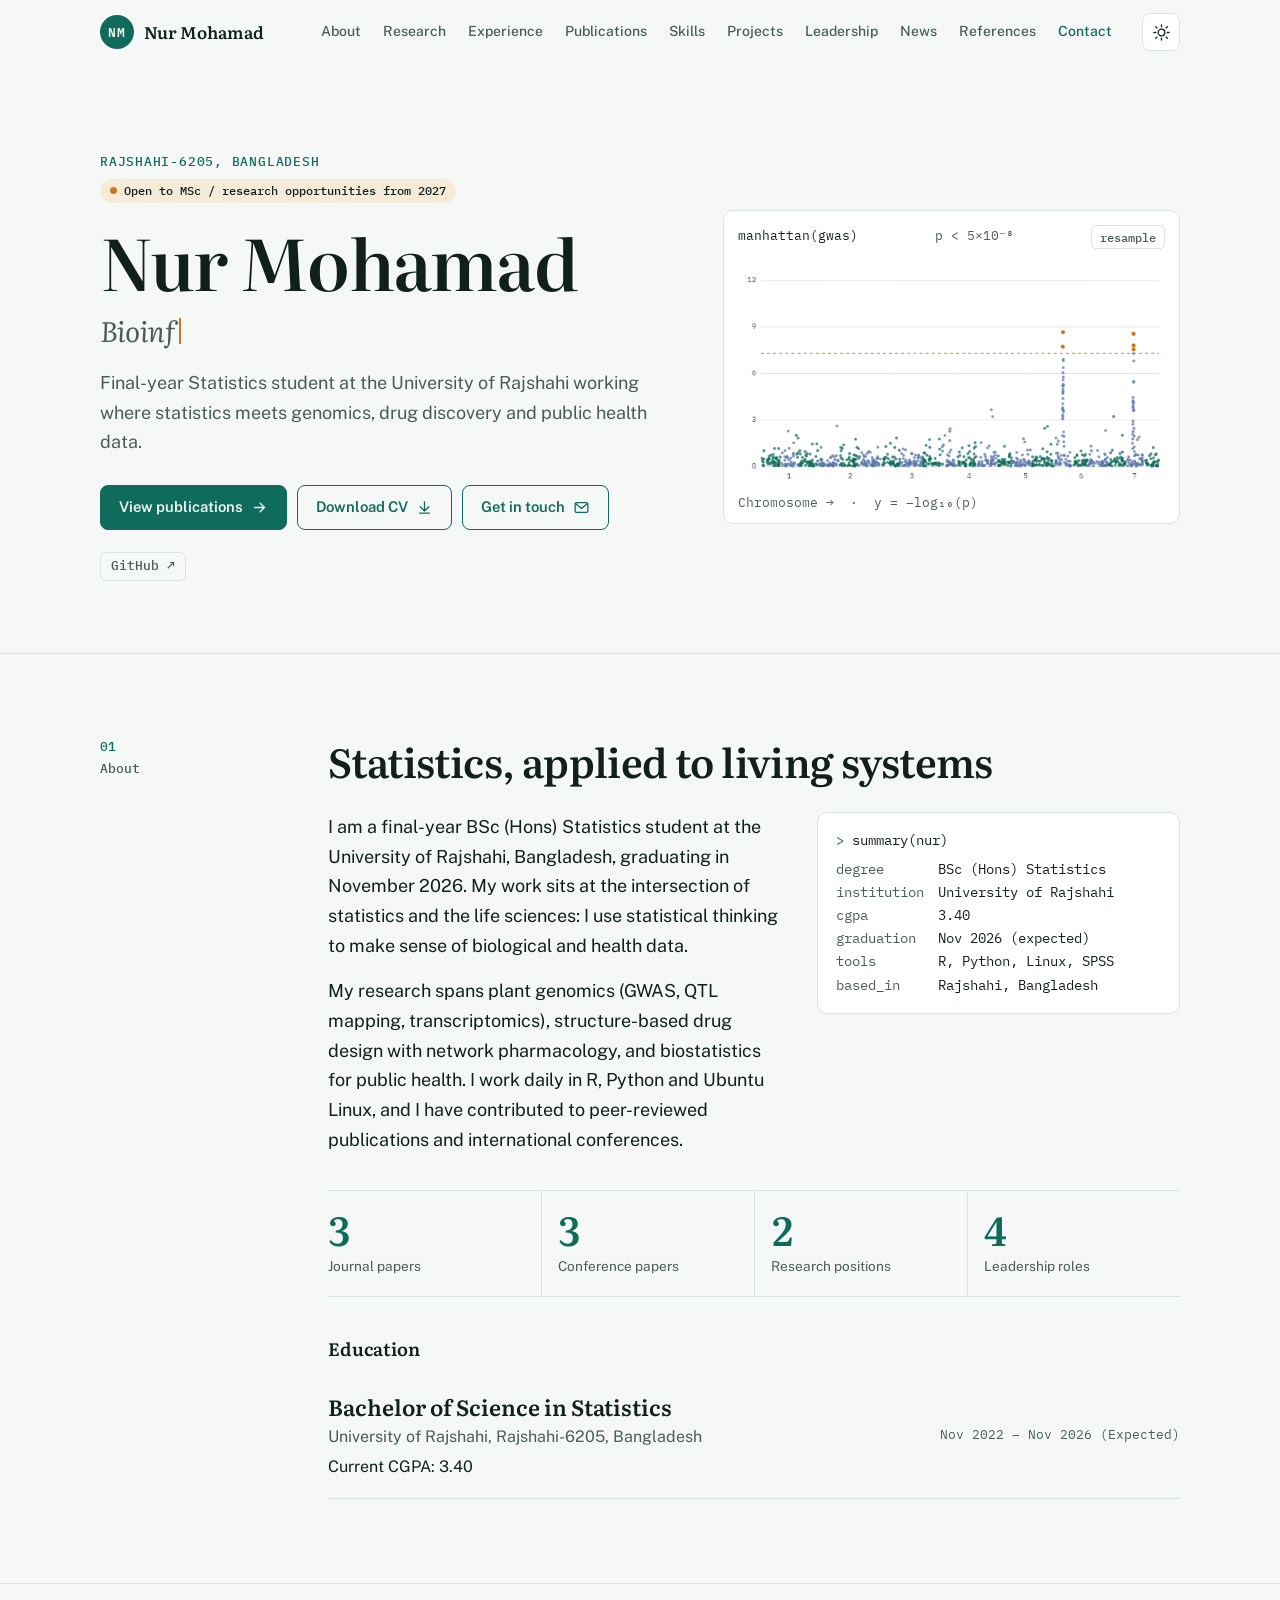
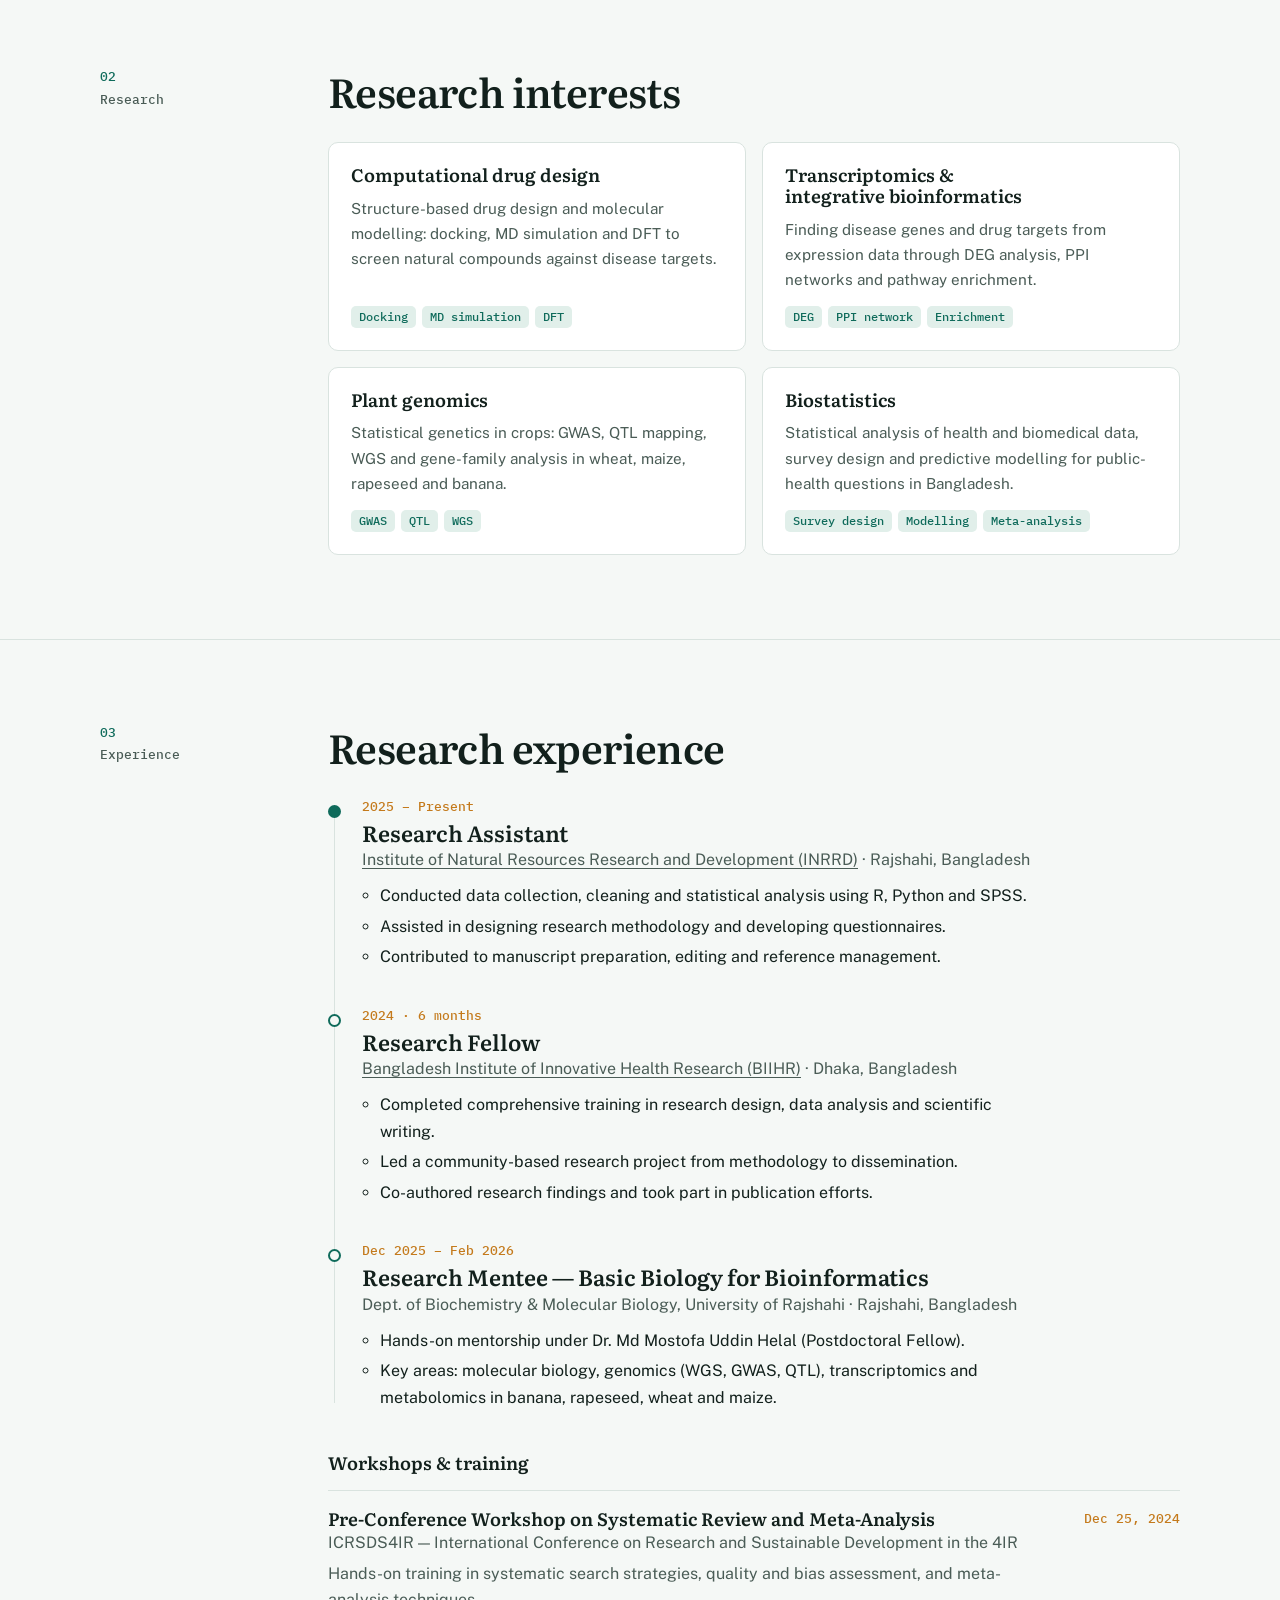
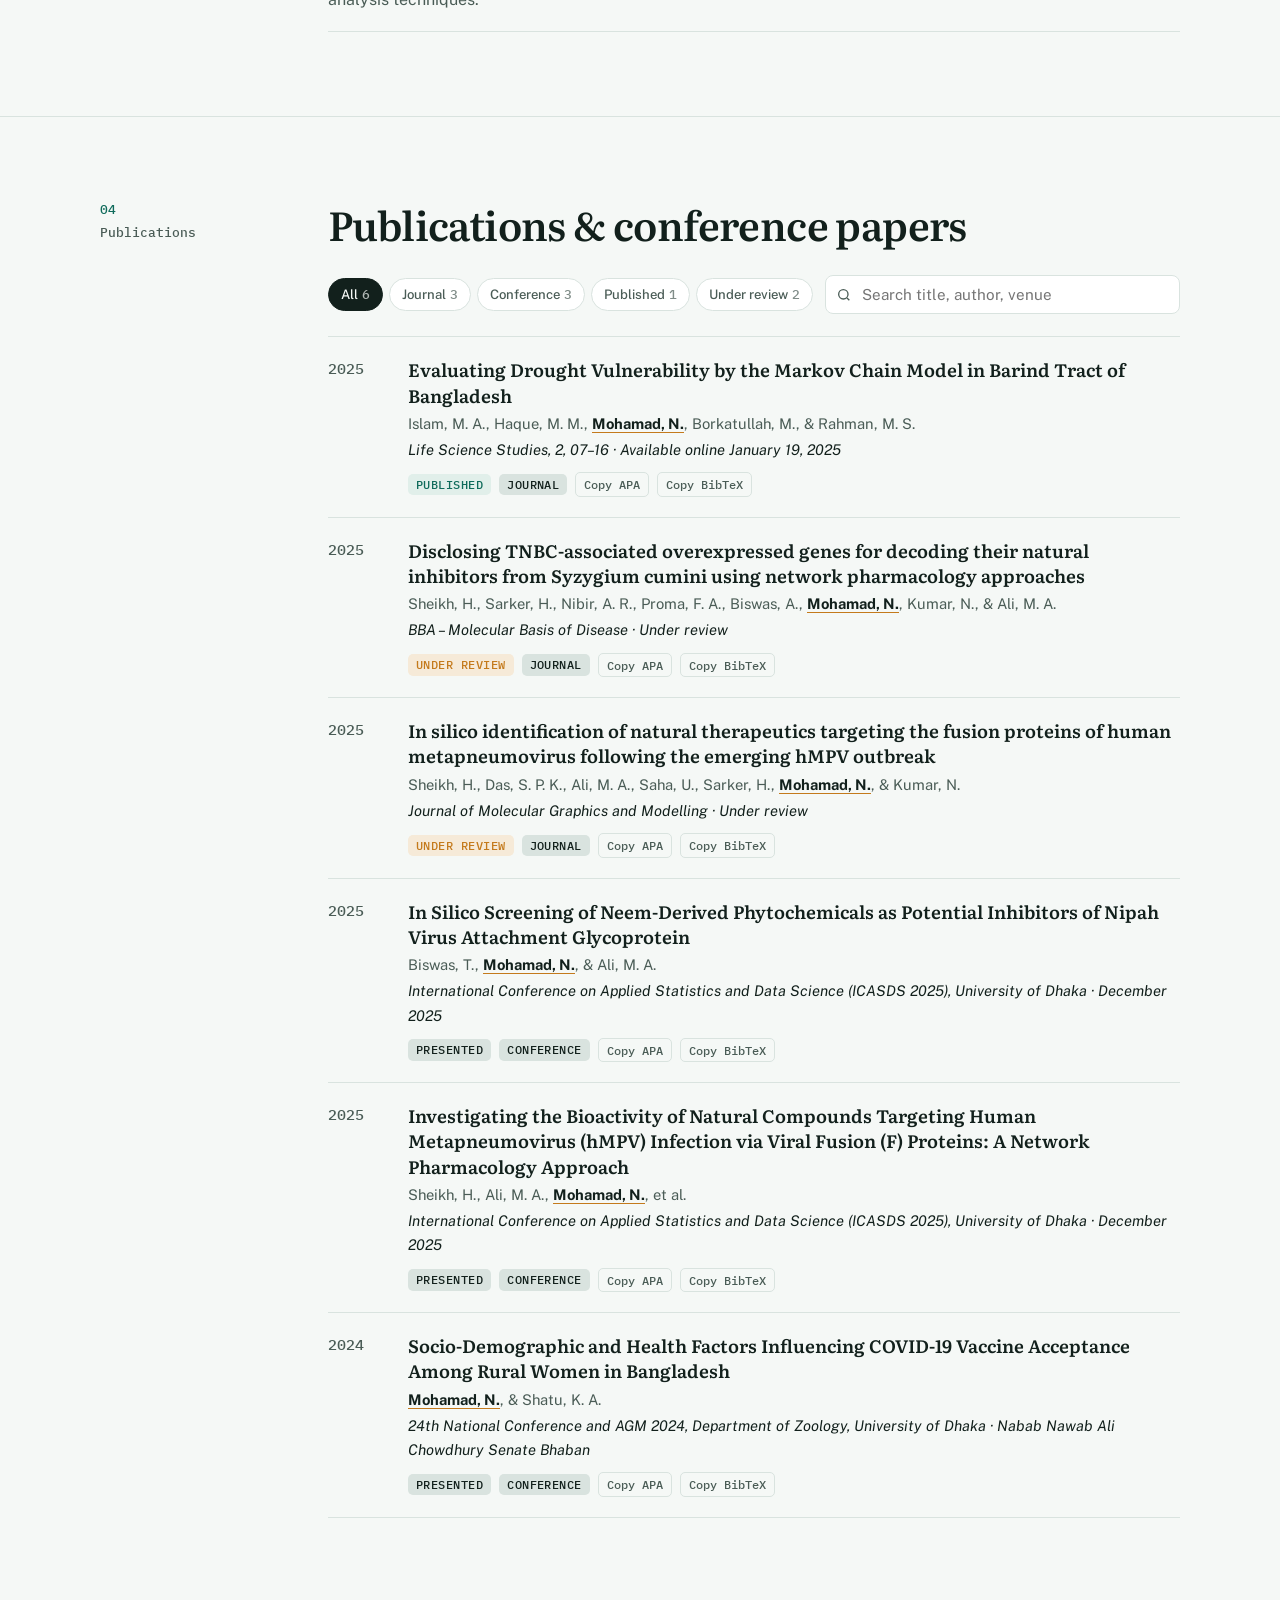
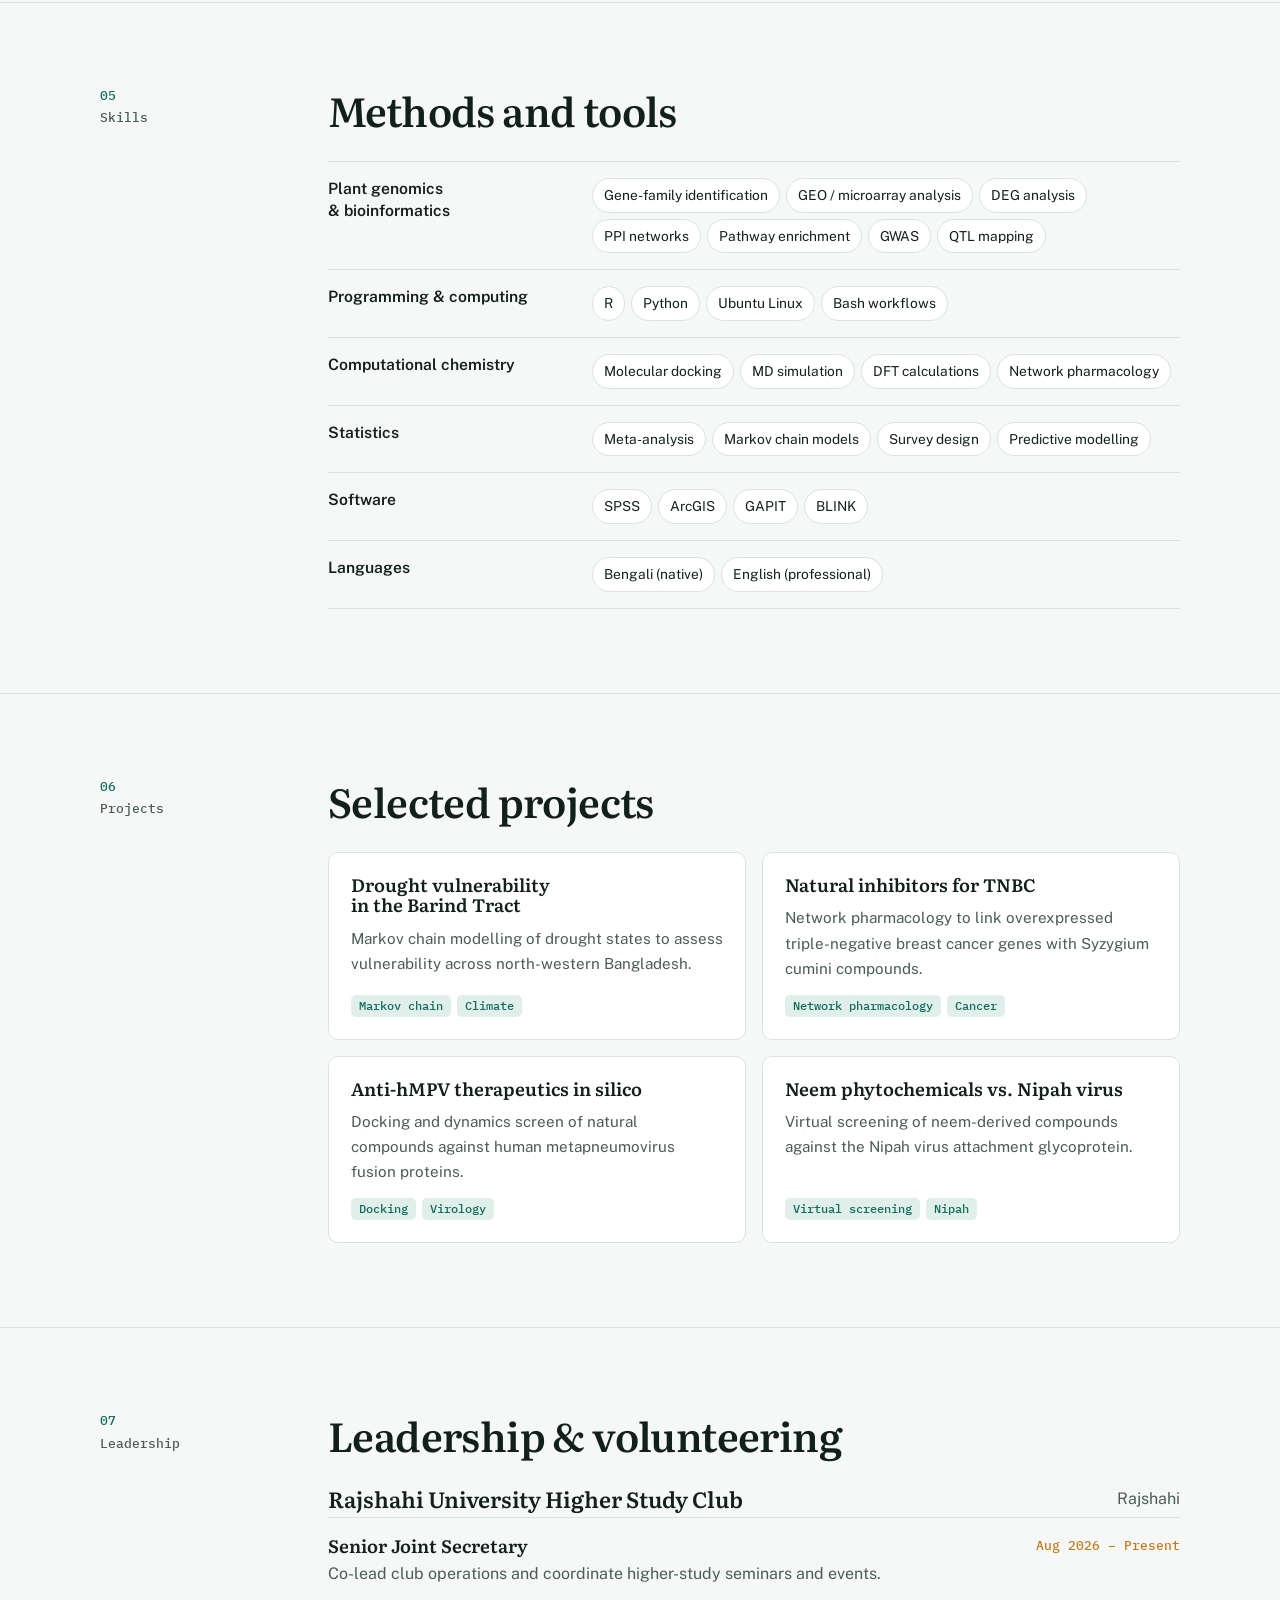
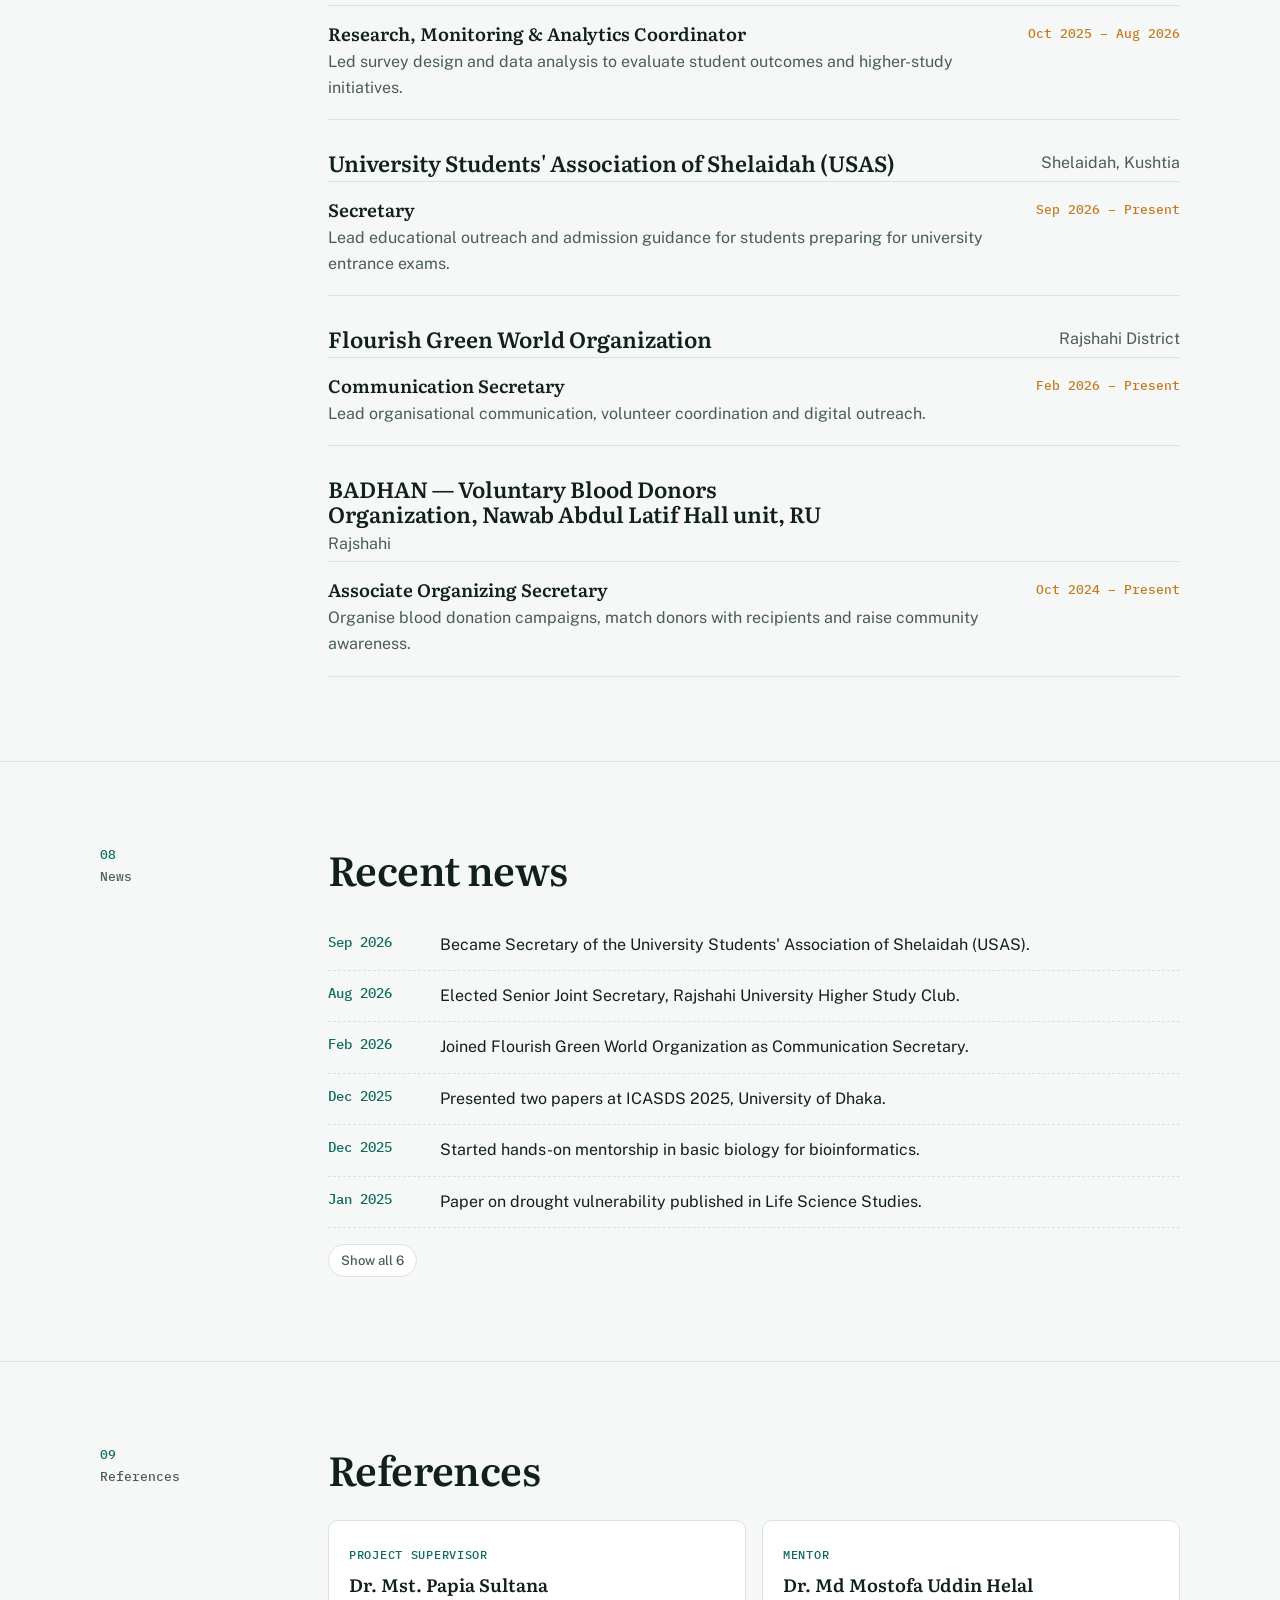
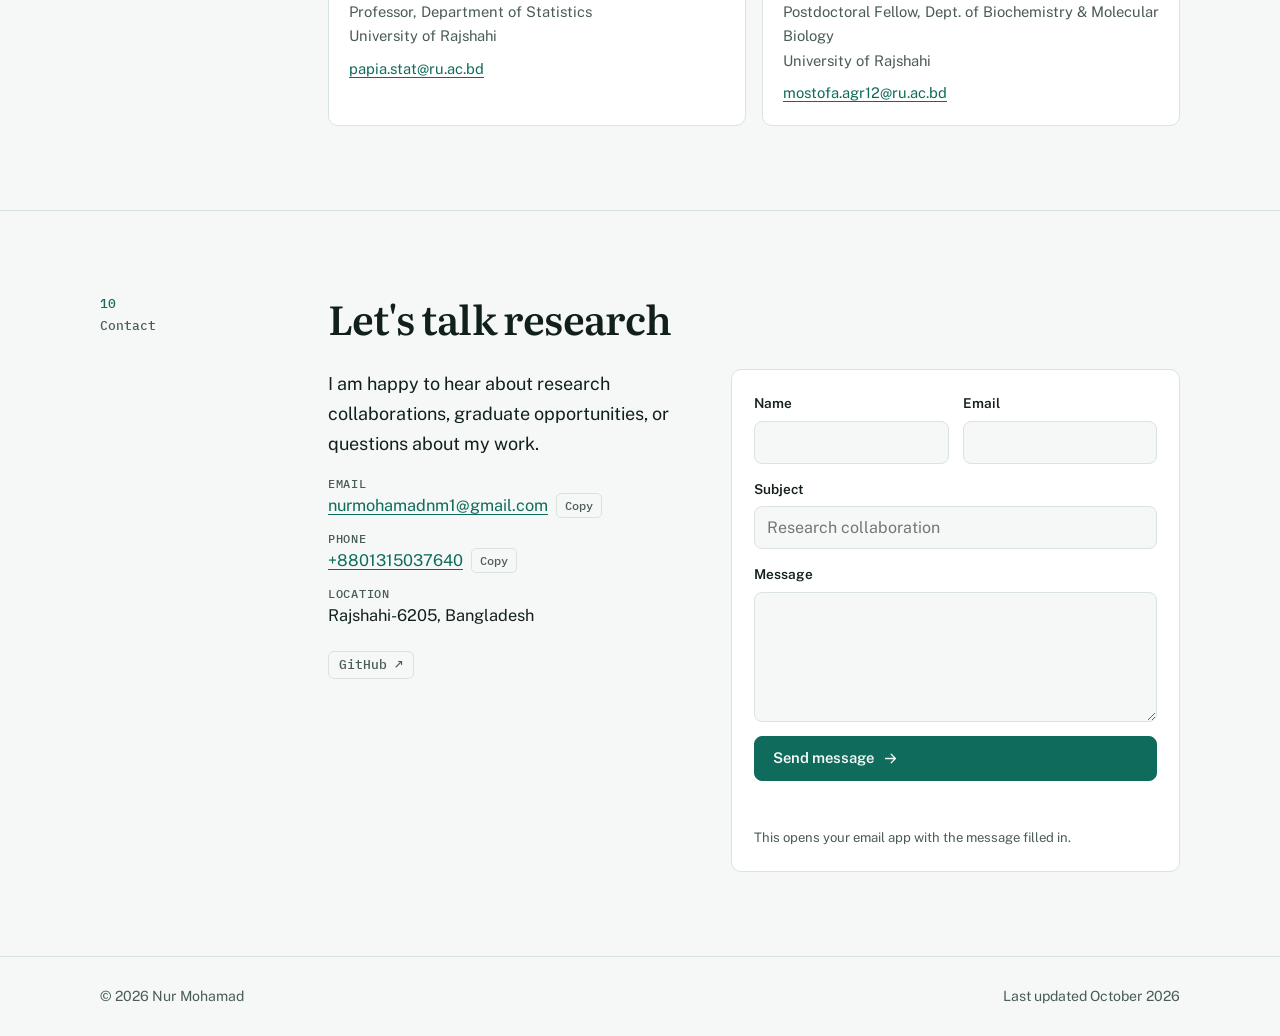
<file: index.html>
<!doctype html>
<html lang="en">
<head>
<meta charset="utf-8">
<meta name="viewport" content="width=device-width, initial-scale=1, viewport-fit=cover">
<title>Nur Mohamad</title>
<meta name="claude:viewport-fit-sides" content="cover">
<meta name="description" content="Nur Mohamad — Statistics student at the University of Rajshahi working in bioinformatics, plant genomics, computational drug design and biostatistics.">
<meta name="keywords" content="Nur Mohamad, Statistics, Bioinformatics, GWAS, QTL, Transcriptomics, Molecular docking, Biostatistics, University of Rajshahi">
<meta name="author" content="Nur Mohamad">
<meta property="og:type" content="website">
<meta property="og:title" content="Nur Mohamad — Statistics & Bioinformatics">
<meta property="og:description" content="Statistics student at the University of Rajshahi working where statistics meets genomics, drug discovery and public health.">
<meta name="twitter:card" content="summary">
<meta name="theme-color" content="#0f6b5b">
<link rel="icon" type="image/svg+xml" href="assets/img/favicon.svg">
<link rel="preconnect" href="https://fonts.googleapis.com">
<link rel="preconnect" href="https://fonts.gstatic.com" crossorigin>
<link rel="stylesheet" href="https://fonts.googleapis.com/css2?family=Literata:ital,opsz,wght@0,7..72,400;0,7..72,600;0,7..72,700;1,7..72,400;1,7..72,600&family=Public+Sans:wght@400;500;600;700&family=IBM+Plex+Mono:wght@400;500&display=swap">
<link rel="stylesheet" href="assets/css/style.css">
<script>
  /* apply saved theme before paint (no flash) */
  try { var t = localStorage.getItem("nm-theme"); if (t) document.documentElement.setAttribute("data-theme", t); } catch (e) {}
</script>
</head>
<body>
<div class="progress" id="progress" aria-hidden="true"></div>
<a class="skip" href="#main">Skip to content</a>

<header class="nav" id="nav">
  <div class="nav-inner">
    <a class="brand" href="#top" aria-label="Home">
      <span class="brand-mark" id="brandMark">NM</span>
      <span class="brand-name" id="brandName">Nur Mohamad</span>
    </a>
    <nav class="nav-links" id="navLinks" aria-label="Sections"></nav>
    <div class="nav-actions">
      <button class="icon-btn" id="themeBtn" type="button" aria-label="Switch colour theme" title="Switch theme">
        <svg class="i-sun" viewBox="0 0 24 24" aria-hidden="true"><circle cx="12" cy="12" r="4.2"/><path d="M12 2.5v2.2M12 19.3v2.2M4.6 4.6l1.6 1.6M17.8 17.8l1.6 1.6M2.5 12h2.2M19.3 12h2.2M4.6 19.4l1.6-1.6M17.8 6.2l1.6-1.6"/></svg>
        <svg class="i-moon" viewBox="0 0 24 24" aria-hidden="true"><path d="M20.2 14.6A8.5 8.5 0 0 1 9.4 3.8a8.5 8.5 0 1 0 10.8 10.8Z"/></svg>
      </button>
      <button class="icon-btn menu-btn" id="menuBtn" type="button" aria-label="Open menu" aria-expanded="false" aria-controls="navLinks">
        <svg viewBox="0 0 24 24" aria-hidden="true"><path d="M4 7h16M4 12h16M4 17h16"/></svg>
      </button>
    </div>
  </div>
</header>

<main id="main">
  <section class="hero" id="top">
    <div class="wrap hero-grid">
      <div class="hero-text">
        <p class="eyebrow" id="heroLoc"></p>
        <h1 class="hero-name" id="heroName">Nur Mohamad</h1>
        <p class="hero-role"><span id="typed">Statistician</span><span class="caret" aria-hidden="true"></span></p>
        <p class="hero-tag" id="heroTag"></p>
        <div class="hero-cta" id="heroCta"></div>
        <div class="socials" id="heroSocial"></div>
      </div>
      <figure class="plot-card" aria-label="Decorative Manhattan plot">
        <div class="plot-head">
          <span class="mono">manhattan(gwas)</span>
          <span class="mono muted">p &lt; 5×10⁻⁸</span>
        </div>
        <canvas id="manhattan" width="560" height="300"></canvas>
        <figcaption class="mono muted">Chromosome &rarr; &nbsp;·&nbsp; y = −log₁₀(p)</figcaption>
      </figure>
    </div>
  </section>

  <div id="sections"></div>
</main>

<footer class="footer">
  <div class="wrap footer-inner" id="footer"></div>
</footer>

<button class="to-top" id="toTop" type="button" aria-label="Back to top">
  <svg viewBox="0 0 24 24" aria-hidden="true"><path d="M12 19V5M5 12l7-7 7 7"/></svg>
</button>
<div class="toast" id="toast" role="status" aria-live="polite"></div>

<noscript><p class="wrap">Please enable JavaScript to view this website.</p></noscript>

<script src="data.js"></script>
<script src="assets/js/main.js"></script>
</body>
</html>
</file>
<file: assets/css/style.css>
/* Layout: left-aligned editorial column, sticky nav, hero = name + live Manhattan plot,
   sections separated by hairlines with a mono section index on the left at desktop width. */
:root {
  --paper: #f5f8f6;      /* page */
  --sheet: #ffffff;      /* raised surfaces */
  --ink: #12201c;        /* text */
  --ink-2: #4a5c56;      /* secondary text */
  --line: #d9e3df;       /* hairlines */
  --accent: #0f6b5b;     /* chlorophyll teal */
  --accent-soft: #e1efea;
  --chr-a: #0f6b5b;      /* Manhattan chromosome colours */
  --chr-b: #5a74a8;
  --hit: #c47a1c;        /* significant hits / highlight */
  --hit-soft: #f6ead8;

  --f-display: "Literata", "Georgia", "Times New Roman", serif;
  --f-body: "Public Sans", "Segoe UI", system-ui, -apple-system, sans-serif;
  --f-mono: "IBM Plex Mono", ui-monospace, "SFMono-Regular", Menlo, Consolas, monospace;

  --s-1: .8125rem; --s0: 1rem; --s1: 1.125rem; --s2: 1.375rem; --s3: 1.75rem; --s4: 2.5rem; --s5: clamp(2.6rem, 6vw, 4.4rem);
  --radius: 10px;
  --nav-h: 64px;
  --maxw: 1120px;
}
@media (prefers-color-scheme: dark) {
  :root:not([data-theme="light"]) {
    --paper: #0c1412; --sheet: #121d1a; --ink: #e2ebe7; --ink-2: #9db0a9; --line: #22322d;
    --accent: #4fc3a5; --accent-soft: #15302a; --chr-a: #4fc3a5; --chr-b: #8aa3d6;
    --hit: #e8a54b; --hit-soft: #33281a; color-scheme: dark;
  }
}
:root[data-theme="dark"] {
  --paper: #0c1412; --sheet: #121d1a; --ink: #e2ebe7; --ink-2: #9db0a9; --line: #22322d;
  --accent: #4fc3a5; --accent-soft: #15302a; --chr-a: #4fc3a5; --chr-b: #8aa3d6;
  --hit: #e8a54b; --hit-soft: #33281a; color-scheme: dark;
}

*, *::before, *::after { box-sizing: border-box; }
html { scroll-behavior: smooth; scroll-padding-top: calc(var(--nav-h) + 16px); -webkit-text-size-adjust: 100%; }
body {
  margin: 0; background: var(--paper); color: var(--ink);
  font: 400 var(--s0)/1.65 var(--f-body);
  -webkit-font-smoothing: antialiased; overflow-x: hidden;
}
body::before { content: ""; position: fixed; inset: 0 0 auto; height: env(safe-area-inset-top, 0px); z-index: 60; background: var(--paper); }
img { max-width: 100%; display: block; }
a { color: var(--accent); text-decoration-thickness: 1px; text-underline-offset: 3px; }
a:hover { text-decoration-thickness: 2px; }
:focus-visible { outline: 2px solid var(--hit); outline-offset: 3px; border-radius: 4px; }
h1, h2, h3 { font-family: var(--f-display); font-weight: 600; line-height: 1.15; text-wrap: balance; margin: 0; }
p { margin: 0; }
.mono { font-family: var(--f-mono); font-size: var(--s-1); }
.muted { color: var(--ink-2); }
.wrap {
  max-width: var(--maxw); margin: 0 auto;
  padding-left: max(20px, env(safe-area-inset-left, 0px));
  padding-right: max(20px, env(safe-area-inset-right, 0px));
}
.skip { position: absolute; left: -999px; top: 8px; background: var(--ink); color: var(--paper); padding: 8px 12px; z-index: 100; }
.skip:focus { left: 12px; }

/* ---------- progress + nav ---------- */
.progress { position: fixed; top: env(safe-area-inset-top, 0px); left: 0; height: 2px; width: 0; background: var(--hit); z-index: 70; }
.nav {
  position: sticky; top: env(safe-area-inset-top, 0px); z-index: 50;
  background: color-mix(in srgb, var(--paper) 88%, transparent);
  backdrop-filter: saturate(1.4) blur(10px); -webkit-backdrop-filter: saturate(1.4) blur(10px);
  border-bottom: 1px solid transparent; transition: border-color .2s;
}
.nav.scrolled { border-bottom-color: var(--line); }
.nav-inner {
  max-width: var(--maxw); margin: 0 auto; height: var(--nav-h);
  padding-left: max(20px, env(safe-area-inset-left, 0px)); padding-right: max(20px, env(safe-area-inset-right, 0px));
  display: flex; align-items: center; gap: 20px;
}
.brand { display: flex; align-items: center; gap: 10px; text-decoration: none; color: var(--ink); flex-shrink: 0; }
.brand-mark {
  width: 34px; height: 34px; border-radius: 50%; display: grid; place-items: center;
  background: var(--accent); color: var(--paper); font: 600 .8rem/1 var(--f-mono); letter-spacing: .04em;
}
.brand-name { font: 600 1.05rem/1 var(--f-display); }
.nav-links { display: flex; gap: 2px; margin-left: auto; }
.nav-links a {
  color: var(--ink-2); text-decoration: none; font-size: .875rem; font-weight: 500;
  padding: 7px 10px; border-radius: 6px; transition: color .15s, background .15s;
}
.nav-links a:hover { color: var(--ink); background: var(--accent-soft); }
.nav-links a.active { color: var(--accent); }
.nav-actions { display: flex; gap: 6px; flex-shrink: 0; }
.icon-btn {
  width: 38px; height: 38px; border-radius: 8px; border: 1px solid var(--line); background: var(--sheet);
  color: var(--ink); display: grid; place-items: center; cursor: pointer; padding: 0;
}
.icon-btn:hover { border-color: var(--accent); color: var(--accent); }
.icon-btn svg { width: 19px; height: 19px; fill: none; stroke: currentColor; stroke-width: 1.7; stroke-linecap: round; stroke-linejoin: round; }
.i-moon { display: none; }
:root[data-theme="dark"] .i-sun { display: none; }
:root[data-theme="dark"] .i-moon { display: block; }
@media (prefers-color-scheme: dark) {
  :root:not([data-theme="light"]) .i-sun { display: none; }
  :root:not([data-theme="light"]) .i-moon { display: block; }
}
.menu-btn { display: none; }

@media (max-width: 1020px) {
  .menu-btn { display: grid; }
  .nav-actions { margin-left: auto; }
  .nav-links {
    position: absolute; top: var(--nav-h); left: 0; right: 0; margin: 0;
    flex-direction: column; gap: 0; background: var(--paper); border-bottom: 1px solid var(--line);
    padding: 8px max(20px, env(safe-area-inset-right, 0px)) 16px max(20px, env(safe-area-inset-left, 0px));
    display: none;
  }
  .nav-links.open { display: flex; }
  .nav-links a { padding: 11px 4px; font-size: 1rem; border-bottom: 1px solid var(--line); border-radius: 0; }
}

/* ---------- hero ---------- */
.hero { padding-block: clamp(40px, 7vw, 88px) clamp(40px, 6vw, 72px); }
.hero-grid { display: grid; grid-template-columns: 1.1fr .9fr; gap: clamp(28px, 5vw, 64px); align-items: center; }
.hero-text { min-width: 0; }
.eyebrow { font: 500 var(--s-1)/1.4 var(--f-mono); color: var(--accent); letter-spacing: .06em; text-transform: uppercase; margin-bottom: 18px; display: flex; flex-wrap: wrap; gap: 8px 14px; align-items: center; }
.badge {
  display: inline-flex; align-items: center; gap: 7px; text-transform: none; letter-spacing: 0;
  color: var(--ink); background: var(--hit-soft); padding: 3px 10px; border-radius: 99px; font-size: .78rem;
}
.badge::before { content: ""; width: 7px; height: 7px; border-radius: 50%; background: var(--hit); }
.hero-name { font-size: var(--s5); font-weight: 600; letter-spacing: -.02em; animation: rise .7s ease both; }
.hero-role { font: italic 400 var(--s3)/1.3 var(--f-display); color: var(--ink-2); margin-top: 10px; min-height: 1.3em; }
.caret { display: inline-block; width: 2px; height: .95em; background: var(--hit); margin-left: 3px; vertical-align: -.1em; animation: blink 1s steps(1) infinite; }
.hero-tag { margin-top: 20px; max-width: 54ch; font-size: var(--s1); color: var(--ink-2); }
.hero-cta { display: flex; flex-wrap: wrap; gap: 10px; margin-top: 28px; }
.btn {
  display: inline-flex; align-items: center; gap: 8px; text-decoration: none; cursor: pointer;
  font: 600 .925rem/1 var(--f-body); padding: 13px 18px; border-radius: 8px; border: 1px solid var(--accent);
  background: var(--accent); color: var(--paper); transition: transform .15s, background .15s;
}
.btn:hover { transform: translateY(-1px); }
.btn.ghost { background: transparent; color: var(--accent); }
.btn.ghost:hover { background: var(--accent-soft); }
.btn svg { width: 17px; height: 17px; fill: none; stroke: currentColor; stroke-width: 1.8; stroke-linecap: round; stroke-linejoin: round; }
.socials { display: flex; flex-wrap: wrap; gap: 8px; margin-top: 22px; }
.socials a {
  display: inline-flex; align-items: center; gap: 6px; font: 500 .8rem/1 var(--f-mono); color: var(--ink-2);
  text-decoration: none; border: 1px solid var(--line); padding: 7px 10px; border-radius: 6px;
}
.socials a:hover { color: var(--accent); border-color: var(--accent); }

.plot-card { margin: 0; background: var(--sheet); border: 1px solid var(--line); border-radius: var(--radius); padding: 14px 14px 10px; min-width: 0; animation: rise .8s .15s ease both; }
.plot-head { display: flex; justify-content: space-between; gap: 8px; margin-bottom: 8px; }
#manhattan { width: 100%; height: auto; aspect-ratio: 560 / 300; display: block; max-width: 100%; }
.plot-card figcaption { margin-top: 6px; }
.avatar-wrap { display: flex; align-items: center; gap: 14px; margin-bottom: 20px; }
.avatar { width: 84px; height: 84px; border-radius: 50%; object-fit: cover; border: 2px solid var(--line); }

/* ---------- sections ---------- */
.section { padding-block: clamp(52px, 7vw, 84px); border-top: 1px solid var(--line); }
.sec-grid { display: grid; grid-template-columns: 180px minmax(0, 1fr); gap: 28px 48px; }
.sec-label { font: 500 var(--s-1)/1.4 var(--f-mono); color: var(--ink-2); position: sticky; top: calc(var(--nav-h) + 24px); align-self: start; }
.sec-label b { display: block; color: var(--accent); font-weight: 500; margin-bottom: 4px; }
.sec-title { font-size: var(--s4); letter-spacing: -.015em; margin-bottom: 28px; }
.lead { font-size: var(--s1); max-width: 66ch; }
.lead + .lead { margin-top: 16px; }
.sub { font: 600 var(--s1)/1.3 var(--f-display); margin: 40px 0 16px; }

@media (max-width: 860px) {
  .hero-grid { grid-template-columns: 1fr; }
  .sec-grid { grid-template-columns: 1fr; gap: 6px; }
  .sec-label { position: static; }
}

/* about */
.about-grid { display: grid; grid-template-columns: minmax(0, 1.25fr) minmax(0, 1fr); gap: 36px; align-items: start; }
@media (max-width: 860px) { .about-grid { grid-template-columns: 1fr; } }
.rconsole { background: var(--sheet); border: 1px solid var(--line); border-radius: var(--radius); padding: 16px 18px; font: 400 .85rem/1.7 var(--f-mono); overflow-x: auto; }
.rconsole .prompt { color: var(--accent); }
.rconsole table { border-collapse: collapse; margin-top: 6px; }
.rconsole td { padding: 0 14px 0 0; vertical-align: top; white-space: nowrap; }
.rconsole td:first-child { color: var(--ink-2); }
.stats { display: grid; grid-template-columns: repeat(4, minmax(0, 1fr)); gap: 0; margin-top: 36px; border-top: 1px solid var(--line); border-bottom: 1px solid var(--line); }
.stat { padding: 18px 16px 18px 0; }
.stat + .stat { padding-left: 16px; border-left: 1px solid var(--line); }
.stat-n { font: 600 var(--s4)/1 var(--f-display); color: var(--accent); font-variant-numeric: tabular-nums; }
.stat-l { font-size: .85rem; color: var(--ink-2); margin-top: 6px; }
@media (max-width: 560px) {
  .stats { grid-template-columns: 1fr 1fr; }
  .stat:nth-child(3) { border-left: 0; padding-left: 0; }
  .stat:nth-child(n+3) { border-top: 1px solid var(--line); }
}
.edu { display: grid; gap: 4px; padding: 18px 0; border-bottom: 1px solid var(--line); }
.edu h3 { font-size: var(--s2); }
.row-meta { display: flex; flex-wrap: wrap; justify-content: space-between; gap: 4px 16px; color: var(--ink-2); }

/* research cards */
.cards { display: grid; grid-template-columns: repeat(2, minmax(0, 1fr)); gap: 16px; }
@media (max-width: 640px) { .cards { grid-template-columns: 1fr; } }
.card { background: var(--sheet); border: 1px solid var(--line); border-radius: var(--radius); padding: 22px; display: flex; flex-direction: column; gap: 10px; min-width: 0; transition: border-color .2s, transform .2s; }
.card:hover { border-color: var(--accent); transform: translateY(-2px); }
.card h3 { font-size: var(--s1); }
.card p { color: var(--ink-2); font-size: .95rem; }
.tags { display: flex; flex-wrap: wrap; gap: 6px; margin-top: auto; padding-top: 4px; }
.tag { font: 500 .74rem/1 var(--f-mono); color: var(--accent); background: var(--accent-soft); padding: 5px 8px; border-radius: 5px; }

/* timeline */
.timeline { list-style: none; margin: 0; padding: 0; position: relative; }
.timeline::before { content: ""; position: absolute; left: 6px; top: 8px; bottom: 8px; width: 1px; background: var(--line); }
.tl-item { position: relative; padding: 0 0 36px 34px; }
.tl-item:last-child { padding-bottom: 0; }
.tl-item::before { content: ""; position: absolute; left: 0; top: 7px; width: 13px; height: 13px; border-radius: 50%; background: var(--paper); border: 2px solid var(--accent); }
.tl-item:first-child::before { background: var(--accent); }
.tl-period { font: 500 var(--s-1)/1.4 var(--f-mono); color: var(--hit); }
.tl-item h3 { font-size: var(--s2); margin-top: 4px; }
.tl-org { color: var(--ink-2); margin-top: 2px; }
.tl-org a { color: inherit; }
.tl-item ul { margin: 10px 0 0; padding-left: 18px; color: var(--ink); max-width: 68ch; }
.tl-item li + li { margin-top: 4px; }

/* publications */
.pub-tools { display: flex; flex-wrap: wrap; gap: 12px; align-items: center; margin-bottom: 22px; }
.chips { display: flex; flex-wrap: wrap; gap: 6px; }
.chip {
  font: 500 .82rem/1 var(--f-body); padding: 9px 12px; border-radius: 99px; cursor: pointer;
  border: 1px solid var(--line); background: var(--sheet); color: var(--ink-2);
}
.chip:hover { border-color: var(--accent); color: var(--ink); }
.chip[aria-pressed="true"] { background: var(--ink); border-color: var(--ink); color: var(--paper); }
.chip .n { font-family: var(--f-mono); opacity: .7; margin-left: 4px; }
.search { flex: 1 1 220px; min-width: 0; position: relative; }
.search input {
  width: 100%; font: 400 .95rem var(--f-body); padding: 10px 12px 10px 36px; border-radius: 8px;
  border: 1px solid var(--line); background: var(--sheet); color: var(--ink);
}
.search input:focus { outline: none; border-color: var(--accent); }
.search svg { position: absolute; left: 11px; top: 50%; transform: translateY(-50%); width: 16px; height: 16px; fill: none; stroke: var(--ink-2); stroke-width: 2; }
.pubs { list-style: none; margin: 0; padding: 0; }
.pub { display: grid; grid-template-columns: 64px minmax(0, 1fr); gap: 16px; padding: 20px 0; border-bottom: 1px solid var(--line); }
.pub:first-child { border-top: 1px solid var(--line); }
.pub-year { font: 500 .95rem/1.5 var(--f-mono); color: var(--ink-2); font-variant-numeric: tabular-nums; }
.pub-title { font: 600 var(--s1)/1.4 var(--f-display); }
.pub-authors { color: var(--ink-2); font-size: .92rem; margin-top: 4px; }
.pub-authors mark { background: none; color: var(--ink); font-weight: 700; text-decoration: underline; text-decoration-color: var(--hit); text-underline-offset: 3px; }
.pub-venue { font-style: italic; font-size: .92rem; margin-top: 2px; }
.pub-foot { display: flex; flex-wrap: wrap; gap: 8px; align-items: center; margin-top: 10px; }
.status { font: 500 .72rem/1 var(--f-mono); padding: 5px 8px; border-radius: 5px; text-transform: uppercase; letter-spacing: .04em; }
.status.published { background: var(--accent-soft); color: var(--accent); }
.status.under-review { background: var(--hit-soft); color: var(--hit); }
.status.presented { background: var(--line); color: var(--ink); }
.link-btn {
  font: 500 .78rem/1 var(--f-mono); color: var(--ink-2); background: none; border: 1px solid var(--line);
  padding: 5px 8px; border-radius: 5px; cursor: pointer; text-decoration: none;
}
.link-btn:hover { color: var(--accent); border-color: var(--accent); }
.empty { padding: 28px 0; color: var(--ink-2); }
@media (max-width: 520px) { .pub { grid-template-columns: 1fr; gap: 4px; } }

/* skills */
.skill-groups { display: grid; gap: 0; }
.skill-row { display: grid; grid-template-columns: 240px minmax(0, 1fr); gap: 8px 24px; padding: 16px 0; border-bottom: 1px solid var(--line); }
.skill-row:first-child { border-top: 1px solid var(--line); }
.skill-row h3 { font: 600 .98rem/1.4 var(--f-body); }
.pills { display: flex; flex-wrap: wrap; gap: 6px; }
.pill { font-size: .86rem; padding: 5px 11px; border-radius: 99px; border: 1px solid var(--line); background: var(--sheet); }
@media (max-width: 640px) { .skill-row { grid-template-columns: 1fr; } }

/* workshops / leadership */
.list-rows { display: grid; }
.lrow { display: grid; grid-template-columns: minmax(0, 1fr) auto; gap: 4px 20px; padding: 18px 0; border-bottom: 1px solid var(--line); }
.lrow:first-child { border-top: 1px solid var(--line); }
.lrow h3 { font-size: var(--s1); }
.lrow .when { font: 500 var(--s-1)/1.6 var(--f-mono); color: var(--hit); white-space: nowrap; text-align: right; }
.lrow p { grid-column: 1 / -1; color: var(--ink-2); max-width: 70ch; }
@media (max-width: 560px) { .lrow { grid-template-columns: 1fr; } .lrow .when { text-align: left; } }
.org-block + .org-block { margin-top: 30px; }
.org-head { display: flex; flex-wrap: wrap; justify-content: space-between; gap: 4px 16px; margin-bottom: 4px; }
.org-head h3 { font-size: var(--s2); }

/* news */
.news { list-style: none; padding: 0; margin: 0; }
.news li { display: grid; grid-template-columns: 96px minmax(0, 1fr); gap: 16px; padding: 12px 0; border-bottom: 1px dashed var(--line); }
.news time { font: 500 .85rem/1.6 var(--f-mono); color: var(--accent); font-variant-numeric: tabular-nums; }
.more-btn { margin-top: 16px; }

/* references */
.refs { display: grid; grid-template-columns: repeat(2, minmax(0, 1fr)); gap: 16px; }
@media (max-width: 640px) { .refs { grid-template-columns: 1fr; } }
.ref { padding: 20px; border: 1px solid var(--line); border-radius: var(--radius); background: var(--sheet); min-width: 0; }
.ref .role { font: 500 .74rem/1 var(--f-mono); text-transform: uppercase; letter-spacing: .06em; color: var(--accent); }
.ref h3 { font-size: var(--s1); margin: 8px 0 4px; }
.ref p { color: var(--ink-2); font-size: .92rem; }
.ref a { overflow-wrap: anywhere; }

/* contact */
.contact-grid { display: grid; grid-template-columns: minmax(0, .9fr) minmax(0, 1.1fr); gap: 36px; }
@media (max-width: 860px) { .contact-grid { grid-template-columns: 1fr; } }
.contact-list { display: grid; gap: 14px; margin-top: 20px; }
.c-item { display: grid; gap: 2px; }
.c-item .k { font: 500 .74rem/1 var(--f-mono); text-transform: uppercase; letter-spacing: .06em; color: var(--ink-2); }
.c-item .v { display: flex; align-items: center; gap: 8px; flex-wrap: wrap; font-size: 1.02rem; overflow-wrap: anywhere; }
form.cform { display: grid; gap: 14px; background: var(--sheet); border: 1px solid var(--line); border-radius: var(--radius); padding: 22px; }
.field { display: grid; gap: 6px; }
.field label { font-size: .85rem; font-weight: 600; }
.field input, .field textarea {
  font: 400 1rem var(--f-body); color: var(--ink); background: var(--paper);
  border: 1px solid var(--line); border-radius: 8px; padding: 11px 12px; width: 100%;
}
.field textarea { min-height: 130px; resize: vertical; }
.field input:focus, .field textarea:focus { outline: none; border-color: var(--accent); }
.two { display: grid; grid-template-columns: 1fr 1fr; gap: 14px; }
@media (max-width: 520px) { .two { grid-template-columns: 1fr; } }
.form-note { font-size: .82rem; color: var(--ink-2); }
.form-msg { font-size: .9rem; min-height: 1.3em; }
.form-msg.err { color: var(--hit); }
.form-msg.ok { color: var(--accent); }

/* footer */
.footer { border-top: 1px solid var(--line); padding-block: 28px calc(28px + env(safe-area-inset-bottom, 0px)); }
.footer-inner { display: flex; flex-wrap: wrap; justify-content: space-between; gap: 10px 24px; font-size: .88rem; color: var(--ink-2); }

/* floating */
.to-top {
  position: fixed; right: calc(18px + env(safe-area-inset-right, 0px)); bottom: calc(18px + env(safe-area-inset-bottom, 0px));
  width: 44px; height: 44px; border-radius: 50%; border: 1px solid var(--line); background: var(--sheet); color: var(--ink);
  display: grid; place-items: center; cursor: pointer; opacity: 0; pointer-events: none; transition: opacity .2s, transform .2s; z-index: 40;
}
.to-top.show { opacity: 1; pointer-events: auto; }
.to-top:hover { color: var(--accent); border-color: var(--accent); transform: translateY(-2px); }
.to-top svg { width: 18px; height: 18px; fill: none; stroke: currentColor; stroke-width: 2; stroke-linecap: round; stroke-linejoin: round; }
.toast {
  position: fixed; left: 50%; bottom: calc(24px + env(safe-area-inset-bottom, 0px)); transform: translate(-50%, 20px);
  background: var(--ink); color: var(--paper); padding: 10px 16px; border-radius: 8px; font-size: .9rem;
  opacity: 0; pointer-events: none; transition: .25s; z-index: 80; max-width: calc(100% - 32px);
}
.toast.show { opacity: 1; transform: translate(-50%, 0); }

@keyframes rise { from { opacity: 0; transform: translateY(14px); } to { opacity: 1; transform: none; } }
@keyframes blink { 50% { opacity: 0; } }
@media (prefers-reduced-motion: reduce) {
  *, *::before, *::after { animation: none !important; transition: none !important; }
  html { scroll-behavior: auto; }
}

/* print: clean CV-like output */
@media print {
  .nav, .to-top, .toast, .progress, .plot-card, .hero-cta, form.cform, .pub-tools, .link-btn, .more-btn { display: none !important; }
  body { background: #fff; color: #000; }
  .section { padding-block: 18px; break-inside: avoid-page; }
  .sec-grid { grid-template-columns: 1fr; }
  .card, .ref { border-color: #ccc; }
  a { color: #000; }
}
</file>
